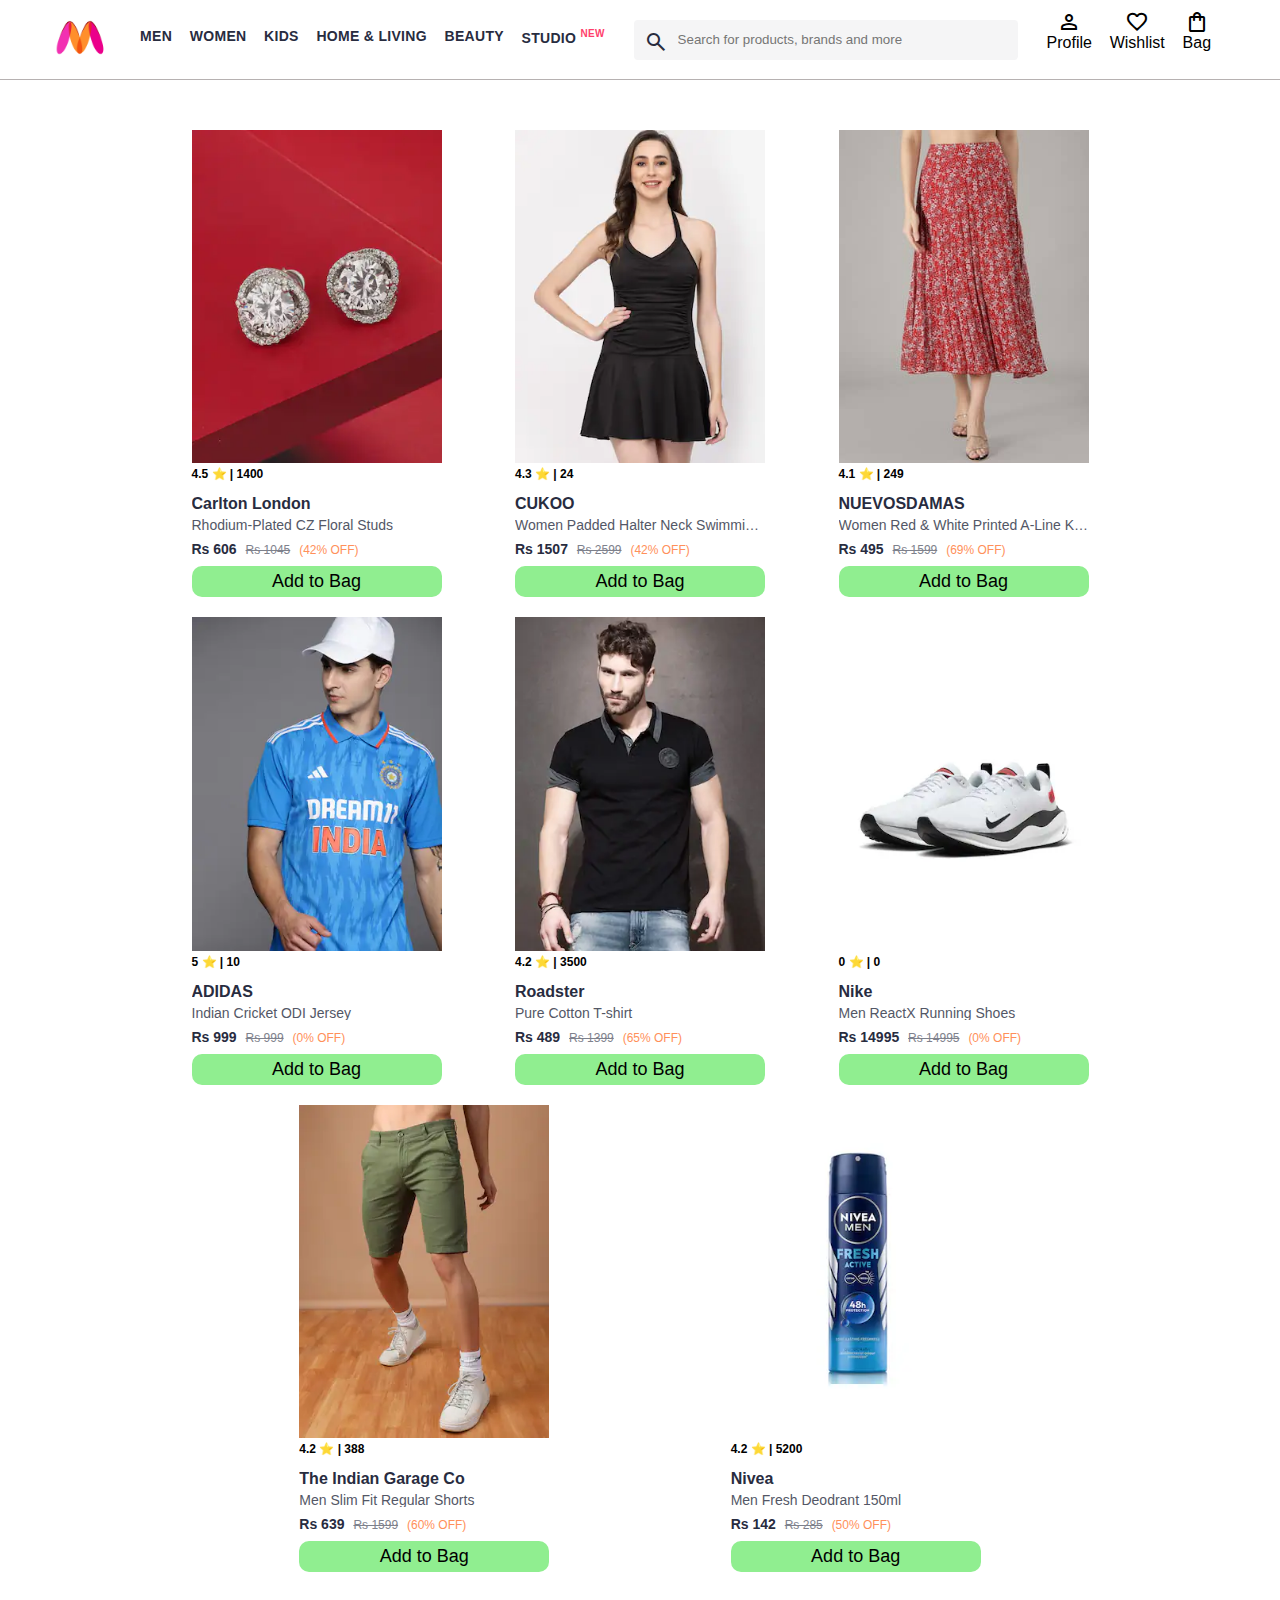
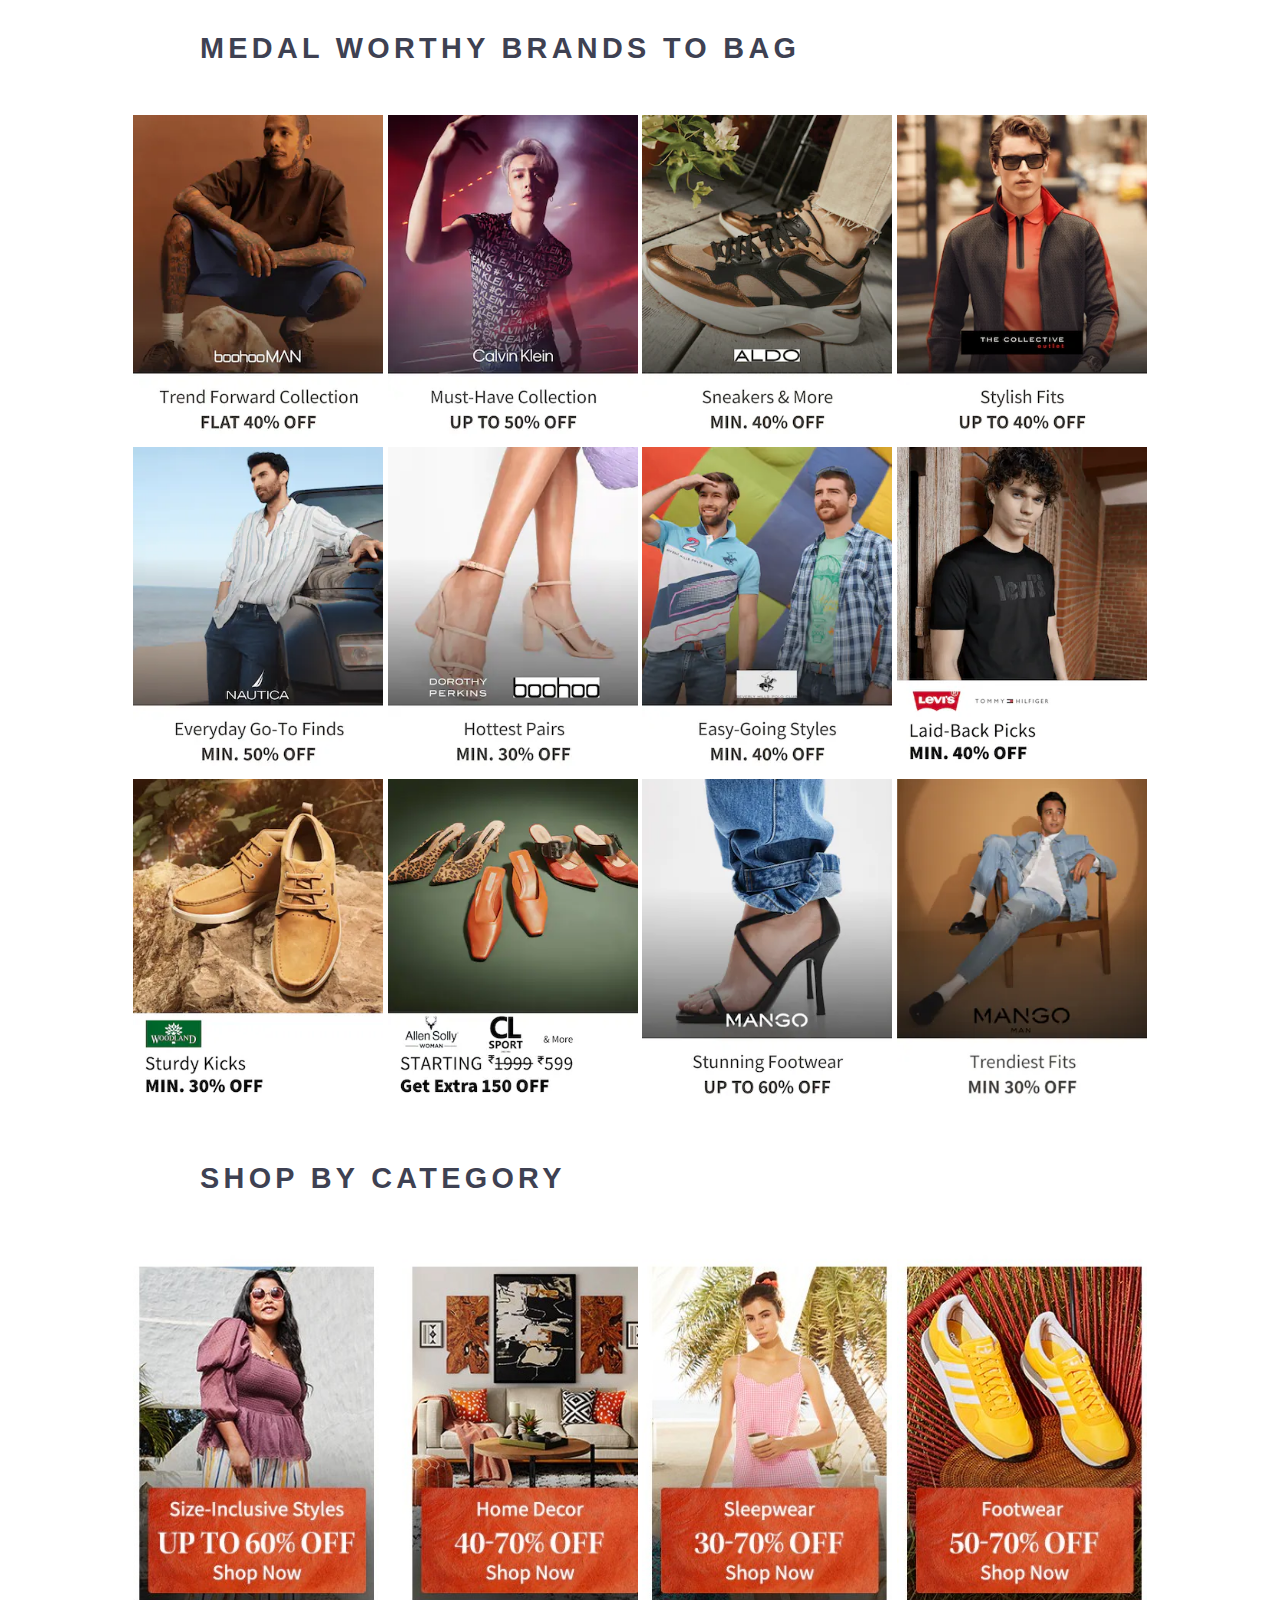
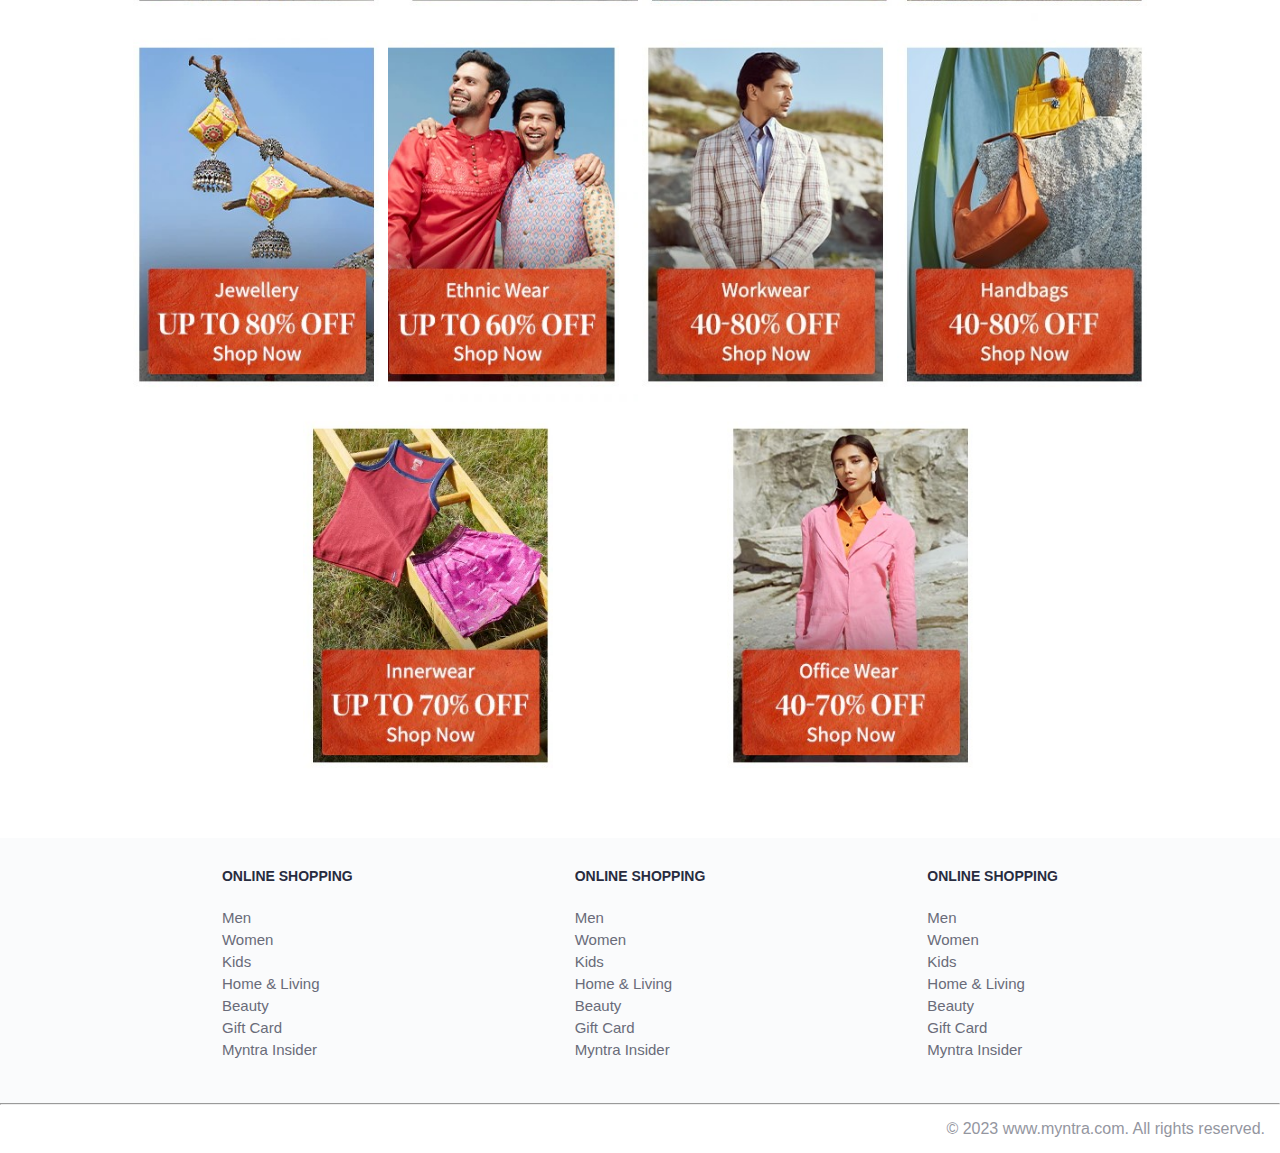
<file: index.html>
<!DOCTYPE html>
<html lang="en">
<head>
    <title>Myntra Functional Clone</title>
    <link rel="stylesheet" href="index.css">
    <link rel="stylesheet" href="https://fonts.googleapis.com/css2?family=Material+Symbols+Outlined:opsz,wght,FILL,GRAD@20..48,100..700,0..1,-50..200" />
</head>
<body>
    <header>
        <div class="logo_container">
            <a href="#"><img class="myntra_home" src="images/myntra_logo.webp" alt="Myntra Home"></a>
        </div>
        <nav class="nav_bar">
            <a href="#">Men</a>
            <a href="#">Women</a>
            <a href="#">Kids</a>
            <a href="#">Home & Living</a>
            <a href="#">Beauty</a>
            <a href="#">Studio <sup>New</sup></a>
        </nav>
        <div class="search_bar">
            <span class="material-symbols-outlined search_icon">search</span>
            <input class="search_input" placeholder="Search for products, brands and more">
        </div>
        <div class="action_bar">
            <div class="action_container">
                <span class="material-symbols-outlined action_icon">person</span>
                <span class="action_name">Profile</span>
            </div>

            <div class="action_container">
                <span class="material-symbols-outlined action_icon">favorite</span>
                <span class="action_name">Wishlist</span>
            </div>

            <a class="action_container" href="bag.html">
                <span class="material-symbols-outlined action_icon">shopping_bag</span>
                <span class="action_name">Bag</span>
                <span class="bag-item-count">0</span>
            </a>
        </div>
    </header>
    <main>
        <div class="items-container">
          </div>
              <!-- <div class="banner_container">
                  <img class="banner_image" src="images/banner.jpg" alt="Main banner">
              </div> -->
              <div class="category_heading">medal worthy brands to bag</div>
              <div class="category_items"> 
                  <a href="Offers/1.png"><img class="sale_item" src="Offers/1.png"></a>
                  <a href="Offers/2.png"><img class="sale_item" src="Offers/2.png"></a>
                  <a href="Offers/3.png"><img class="sale_item" src="Offers/3.png"></a>
                  <a href="Offers/4.png"><img class="sale_item" src="Offers/4.png"></a>
                  <a href="Offers/5.png"><img class="sale_item" src="Offers/5.png"></a>
                  <a href="Offers/6.png"><img class="sale_item" src="Offers/6.png"></a>
                  <a href="Offers/7.png"><img class="sale_item" src="Offers/7.png"></a>
                  <a href="Offers/8.png"><img class="sale_item" src="Offers/8.png"></a>
                  <a href="Offers/9.png"><img class="sale_item" src="Offers/9.png"></a>
                  <a href="Offers/10.png"><img class="sale_item" src="Offers/10.png"></a>
                  <a href="Offers/11.png"><img class="sale_item" src="Offers/11.png"></a>
                  <a href="Offers/12.png"><img class="sale_item" src="Offers/12.png"></a>
              </div>
      
              <div class="category_heading">shop by category</div>
              <div class="category_items"> 
                  <a href="Categories/1.jpg"><img class="sale_item" src="Categories/1.jpg"></a>
                  <a href="Categories/2.jpg"><img class="sale_item" src="Categories/2.jpg"></a>
                  <a href="Categories/3.jpg"><img class="sale_item" src="Categories/3.jpg"></a>
                  <a href="Categories/4.jpg"><img class="sale_item" src="Categories/4.jpg"></a>
                  <a href="Categories/5.jpg"><img class="sale_item" src="Categories/5.jpg"></a>
                  <a href="Categories/6.jpg"><img class="sale_item" src="Categories/6.jpg"></a>
                  <a href="Categories/7.jpg"><img class="sale_item" src="Categories/7.jpg"></a>
                  <a href="Categories/8.jpg"><img class="sale_item" src="Categories/8.jpg"></a>
                  <a href="Categories/9.jpg"><img class="sale_item" src="Categories/9.jpg"></a>
                  <a href="Categories/10.jpg"><img class="sale_item" src="Categories/10.jpg"></a>
                  
              </div>
      
            </main>

    <footer>
        <div class="footer_container">
            <div class="footer_column">
                <h3>ONLINE SHOPPING</h3>

                <a href="#">Men</a>
                <a href="#">Women</a>
                <a href="#">Kids</a>
                <a href="#">Home & Living</a>
                <a href="#">Beauty</a>
                <a href="#">Gift Card</a>
                <a href="#">Myntra Insider</a>
            </div>

            <div class="footer_column">
                <h3>ONLINE SHOPPING</h3>

                <a href="#">Men</a>
                <a href="#">Women</a>
                <a href="#">Kids</a>
                <a href="#">Home & Living</a>
                <a href="#">Beauty</a>
                <a href="#">Gift Card</a>
                <a href="#">Myntra Insider</a>
            </div>

            <div class="footer_column">
                <h3>ONLINE SHOPPING</h3>

                <a href="#">Men</a>
                <a href="#">Women</a>
                <a href="#">Kids</a>
                <a href="#">Home & Living</a>
                <a href="#">Beauty</a>
                <a href="#">Gift Card</a>
                <a href="#">Myntra Insider</a>
            </div>
        </div>
        <hr>

        <div class="copyright">
            © 2023 www.myntra.com. All rights reserved.
        </div>
    </footer>
    <script src="Data/items.js"></script>
    <script src="index.js"></script>
</body>
</html>
</file>
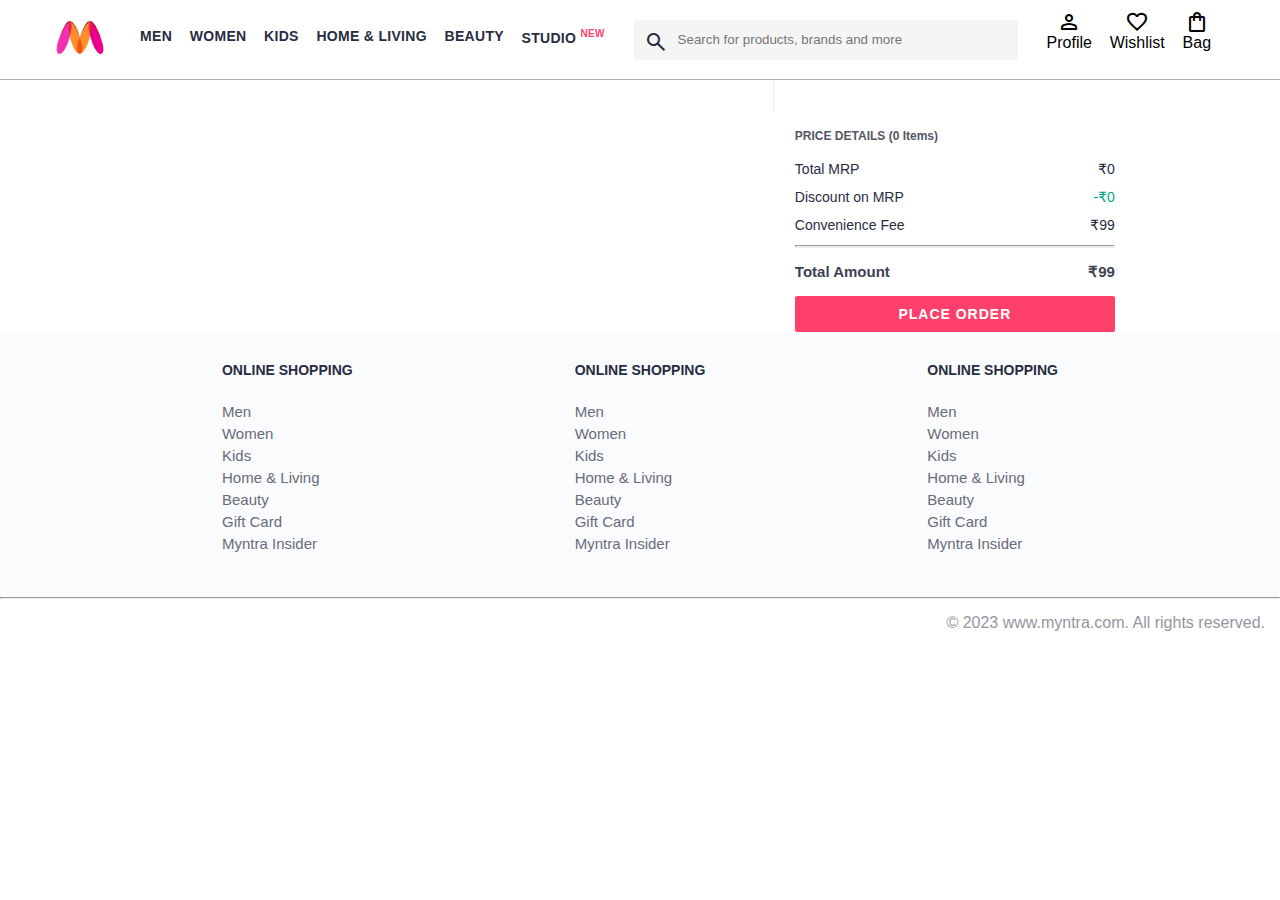
<file: bag.html>
<!DOCTYPE html>
<html lang="en">
<head>
    <title>Myntra Clone</title>
    <link rel="stylesheet" href="index.css">
    <link rel="stylesheet" href="bag.css">
    <link rel="stylesheet" href="https://fonts.googleapis.com/css2?family=Material+Symbols+Outlined:opsz,wght,FILL,GRAD@20..48,100..700,0..1,-50..200" />
</head>
<body>
    <header>
        <div class="logo_container">
            <a href="#"><img class="myntra_home" src="images/myntra_logo.webp" alt="Myntra Home"></a>
        </div>
        <nav class="nav_bar">
            <a href="#">Men</a>
            <a href="#">Women</a>
            <a href="#">Kids</a>
            <a href="#">Home & Living</a>
            <a href="#">Beauty</a>
            <a href="#">Studio <sup>New</sup></a>
        </nav>
        <div class="search_bar">
            <span class="material-symbols-outlined search_icon">search</span>
            <input class="search_input" placeholder="Search for products, brands and more">
        </div>
        <div class="action_bar">
            <div class="action_container">
                <span class="material-symbols-outlined action_icon">person</span>
                <span class="action_name">Profile</span>
            </div>

            <div class="action_container">
                <span class="material-symbols-outlined action_icon">favorite</span>
                <span class="action_name">Wishlist</span>
            </div>

            <div class="action_container">
                <span class="material-symbols-outlined action_icon">shopping_bag</span>
                <span class="action_name">Bag</span>
                <span class="bag-item-count">0</span>
            </div>
        </div>
    </header>
    <main>
      <div class="bag-page">
        <div class="bag-items-container">
        </div>
        <div class="bag-summary">
        </div>

      </div>
    </main>
    <footer>
        <div class="footer_container">
            <div class="footer_column">
                <h3>ONLINE SHOPPING</h3>

                <a href="#">Men</a>
                <a href="#">Women</a>
                <a href="#">Kids</a>
                <a href="#">Home & Living</a>
                <a href="#">Beauty</a>
                <a href="#">Gift Card</a>
                <a href="#">Myntra Insider</a>
            </div>

            <div class="footer_column">
                <h3>ONLINE SHOPPING</h3>

                <a href="#">Men</a>
                <a href="#">Women</a>
                <a href="#">Kids</a>
                <a href="#">Home & Living</a>
                <a href="#">Beauty</a>
                <a href="#">Gift Card</a>
                <a href="#">Myntra Insider</a>
            </div>

            <div class="footer_column">
                <h3>ONLINE SHOPPING</h3>

                <a href="#">Men</a>
                <a href="#">Women</a>
                <a href="#">Kids</a>
                <a href="#">Home & Living</a>
                <a href="#">Beauty</a>
                <a href="#">Gift Card</a>
                <a href="#">Myntra Insider</a>
            </div>
        </div>
        <hr>

        <div class="copyright">
            © 2023 www.myntra.com. All rights reserved.
        </div>
    </footer>
    <script src="Data/items.js"></script>
    <script src="index.js"></script>
    <script src="bag.js"></script>
</body>
</html>
</file>
<file: index.css>
/***************** Item Page CSS **************************/
/*.action_container {
    text-decoration: none;
}
a.action_container:link {
    color:black;
}
.item-details {
    cursor: pointer;
    width: 250px;
    margin: 10px;
}
.stars {
    font-size: 12px;
    font-weight: 700;
    text-align: left;
}
.company {
    font-size: 18px;
    font-weight: 700;
    line-height: 1;
    color: #282c3f;
    margin-bottom: 6px;
    overflow: hidden;
    text-overflow: ellipsis;
    white-space: nowrap;
    margin-top: 20px;
}
.item-name {
    color: #535766;
    font-size: 16px;
    line-height: 1;
    margin-bottom: 0;
    margin-top: 0;
    overflow: hidden;
    text-overflow: ellipsis;
    white-space: nowrap;
    font-weight: 400;
    display: block;
}
.price-container {
    margin-top: 10px;
}
.current-price {
    font-size: 14px;
    font-weight: 700;
    color: #282c3f;
}
.original-price {
    text-decoration: line-through;
    color: #7e818c;
    font-weight: 400;
    margin-left: 5px;
    font-size: 12px;
}
.discount-percentage {
    color: #ff905a;
    font-weight: 400;
    font-size: 12px;
    margin-left: 5px;
}
.btn-bag {
    background-color: lightgreen;
    border: none;
    padding: 5px 15px;
    border-radius: 10px;
    width: 100%;
    margin-top: 7px;
    font-size: 20px;
    cursor: pointer;
}
.bag-items {
    background-color: #f16565;
    white-space: nowrap;
    text-align: center;
    line-height: 18px;
    padding: 0 6px;
    height: 18px;
    position: relative;
    border-radius: 50%;
    font-size: 12px;
    color: #fff;
    left: 13px;
    top: -44px;
    font-weight: 700;
    cursor: pointer;
}*/

* {
  margin: 0;
  padding: 0;
  font-family: Assistant,-apple-system,BlinkMacSystemFont,Segoe UI,Roboto,Helvetica,Arial,sans-serif;
  box-sizing: border-box;
}
header {
  display: flex;
  background-color: #ffffff;
  height: 80px;
  justify-content: space-between;
  align-items: center;
  border-bottom: 1px solid #b6b1b1;
}
.myntra_home {
  height: 45px;
}
.logo_container {
  margin-left: 4%;
}
.action_bar {
  margin-right: 4%;
}
.nav_bar {
  display: flex;
  min-width: 500px;
  justify-content: space-evenly;
}
.nav_bar a {
  font-size: 14px;
  letter-spacing: .3px;
  color: #282c3f;
  font-weight: 700;
  text-transform: uppercase;
  text-decoration: none;
  padding: 28px 0;
  border-bottom: 5px solid #ffffff;
}
.nav_bar a:hover {
  border-bottom: 4px solid #f54e77;
}

.nav_bar a sup {
  color: #ff3f6c;
  font-size: 10px;
}

.search_bar {
  height: 40px;
  min-width: 200px;
  width: 30%;
  display: flex;
  align-items: center;
}
.search_icon {
  box-sizing: content-box;
  height: 20px;
  padding: 10px;

  background-color: #f5f5f6;
  color: #282c3f;
  font-weight: 300;
  border-radius: 4px 0 0 4px;
}
.search_input {
  color: #696e79;
  background-color: #f5f5f6;
  flex-grow: 1;
  height: 40px;
  border: 0;
  border-radius: 0 4px 4px 0;
}

.action_bar {
  display: flex;
  min-width: 200px;
  justify-content: space-evenly;
}

.action_container {
  display: flex;
  flex-direction: column;
  align-items: center;
}

/* Main section */
.banner_container {
  margin: 40px 0;
}
.banner_image {
  width: 100%;
}

.category_heading {
  text-transform: uppercase;
  color: #3e4152;
  letter-spacing: .15em;
  font-size: 1.8em;
  margin: 50px 0 10px 200px;
  max-height: 5em;
  font-weight: 700;
}

.items-container {
width: 80%;
  margin: 50px 10%;
  display: flex;
  flex-wrap: wrap;
  justify-content:space-evenly;
}
.category_items{
  width: 80%;
  margin: 50px 10%;
  display: flex;
  flex-wrap: wrap;
  justify-content:space-evenly;
}

.sale_item {
  width: 250px;
}

.footer_container {
  padding: 30px 0px 40px 0px;
  background: #FAFBFC;
  display: flex;
  justify-content: space-evenly;
}

.footer_column {
  display: flex;
  flex-direction: column;
}

.footer_column h3 {
  color: #282c3f;
  font-size: 14px;
  margin-bottom: 25px;
}

.footer_column a {
  color: #696b79;
  font-size: 15px;
  text-decoration: none;
  padding-bottom: 5px;
}

.copyright {
  color: #94969f;
  text-align: end;
  padding: 15px;
}

.items-container {
  width: 80%;
  margin: 40px 10%;
}
.item-container {
  width: 250px;
  margin: 10px;
}
.item-image {
  width: 100%;
}
.rating {
  font-size: 12px;
  font-weight: 700;
}
.company-name {
  margin-top: 15px;
  font-size: 16px;
  font-weight: 700;
  line-height: 1;
  color: #282c3f;
  margin-bottom: 6px;
  overflow: hidden;
  text-overflow: ellipsis;
  white-space: nowrap;
}
.item-name {
  color: #535766;
  font-size: 14px;
  line-height: 1;
  margin-bottom: 0;
  margin-top: 0;
  overflow: hidden;
  text-overflow: ellipsis;
  white-space: nowrap;
  font-weight: 400;
  display: block;
}
.price {
  margin-top: 10px;
  font-size: 14px;
  line-height: 15px;
  color: #282c3f;
  white-space: nowrap;
}
.current-price {
  font-size: 14px;
  font-weight: 700;
  color: #282c3f;
}
.original-price {
  text-decoration: line-through;
  color: #7e818c;
  font-weight: 400;
  margin-left: 5px;
  font-size: 12px;
}
.discount {
  color: #ff905a;
  font-weight: 400;
  font-size: 12px;
  margin-left: 5px;
}
.btn-add-bag {
  margin-top: 8px;
  font-size: 18px;
  width: 100%;
  background-color: lightgreen;
  border: none;
  padding: 5px 15px;
  border-radius: 10px;
  cursor: pointer;
}
.bag-item-count {
  background-color: #f16565;
  white-space: nowrap;
  text-align: center;
  line-height: 18px;
  padding: 0 6px;
  height: 18px;
  position: relative;
  border-radius: 50%;
  font-size: 12px;
  color: #fff;
  left: 13px;
  top: -44px;
  font-weight: 700;
  cursor: pointer;
}
.action_container {
  text-decoration: none;
}
a.action_container:link {
  color:black;
}
</file>
<file: bag.css>
.bag-items-container {
  display: inline-block;
  width: 64%;
  padding-right: 20px;
  border-right: 1px solid #eaeaec;
  padding-top: 32px;
  color: #282c3f;
  font-size: 13px;
  line-height: 1.42857143;
}

.bag-page {
  width: 75%;
  margin-left: 12.5%;
}

.bag-summary {
  vertical-align: top;
  display: inline-block;
  width: 35%;
  padding: 24px 0 0 16px;
  color: #282c3f;
  font-size: 13px;
  line-height: 1.42857143;
}

.bag-details-container {
  margin-bottom: 16px;
}

.price-header {
  font-size: 12px;
  font-weight: 700;
  margin: 24px 0 16px;
  color: #535766;
}

.price-item {
  margin-bottom: 12px;
  line-height: 16px;
  font-size: 14px;
  color: #282c3f;
}

.price-item-value {
  float: right;
}

.priceDetail-base-discount {
  color: #03a685;
}

.price-footer {
  font-weight: 700;
  font-size: 15px;
  padding-top: 16px;
  border-top: 1px solid #eaeaec;
  color: #3e4152;
  line-height: 16px;
}

.btn-place-order {
  width: 100%;
  letter-spacing: 1px;
  font-size: 14px;
  font-weight: 600;
  border-radius: 2px;
  border-width: 0px;
  padding: 10px 16px;
  background-color: rgb(255, 63, 108);
  color: rgb(255, 255, 255);
  cursor: pointer;
}

.bag-item-container {
  margin-bottom: 8px;
  background: #fff;
  font-size: 14px;
  border: 1px solid #eaeaec;
  border-radius: 4px;
  position: relative;
  padding: 12px 12px 0;
}

.item-left-part {
  position: absolute;
  background: rgb(255, 242, 223);
  height: 148px;
  width: 111px;
}

.item-right-part {
  padding-left: 12px;
  position: relative;
  min-height: 148px;
  margin-left: 111px;
  margin-bottom: 12px;
}

.bag-item-img {
  width: 100%;
}

.return-period {
  display: inline-flex;
  font-size: 14px;
  padding-top: 8px;
}

.return-period-days {
  font-weight: 700;
  margin-right: 4px;
}

.delivery-details {
  margin-top: 5px;
  color: #282c3f;
  font-size: 12px;
  letter-spacing: -.1px;
  margin-bottom: 8px;
  line-height: 15px;
}

.delivery-details-days {
  color: #03a685;
}

.remove-from-cart {
  position: absolute;
  font-size: 25px;
  top: 10px;
  right: 18px;
  width: 14px;
  height: 14px;
  cursor: pointer;
}
</file>
